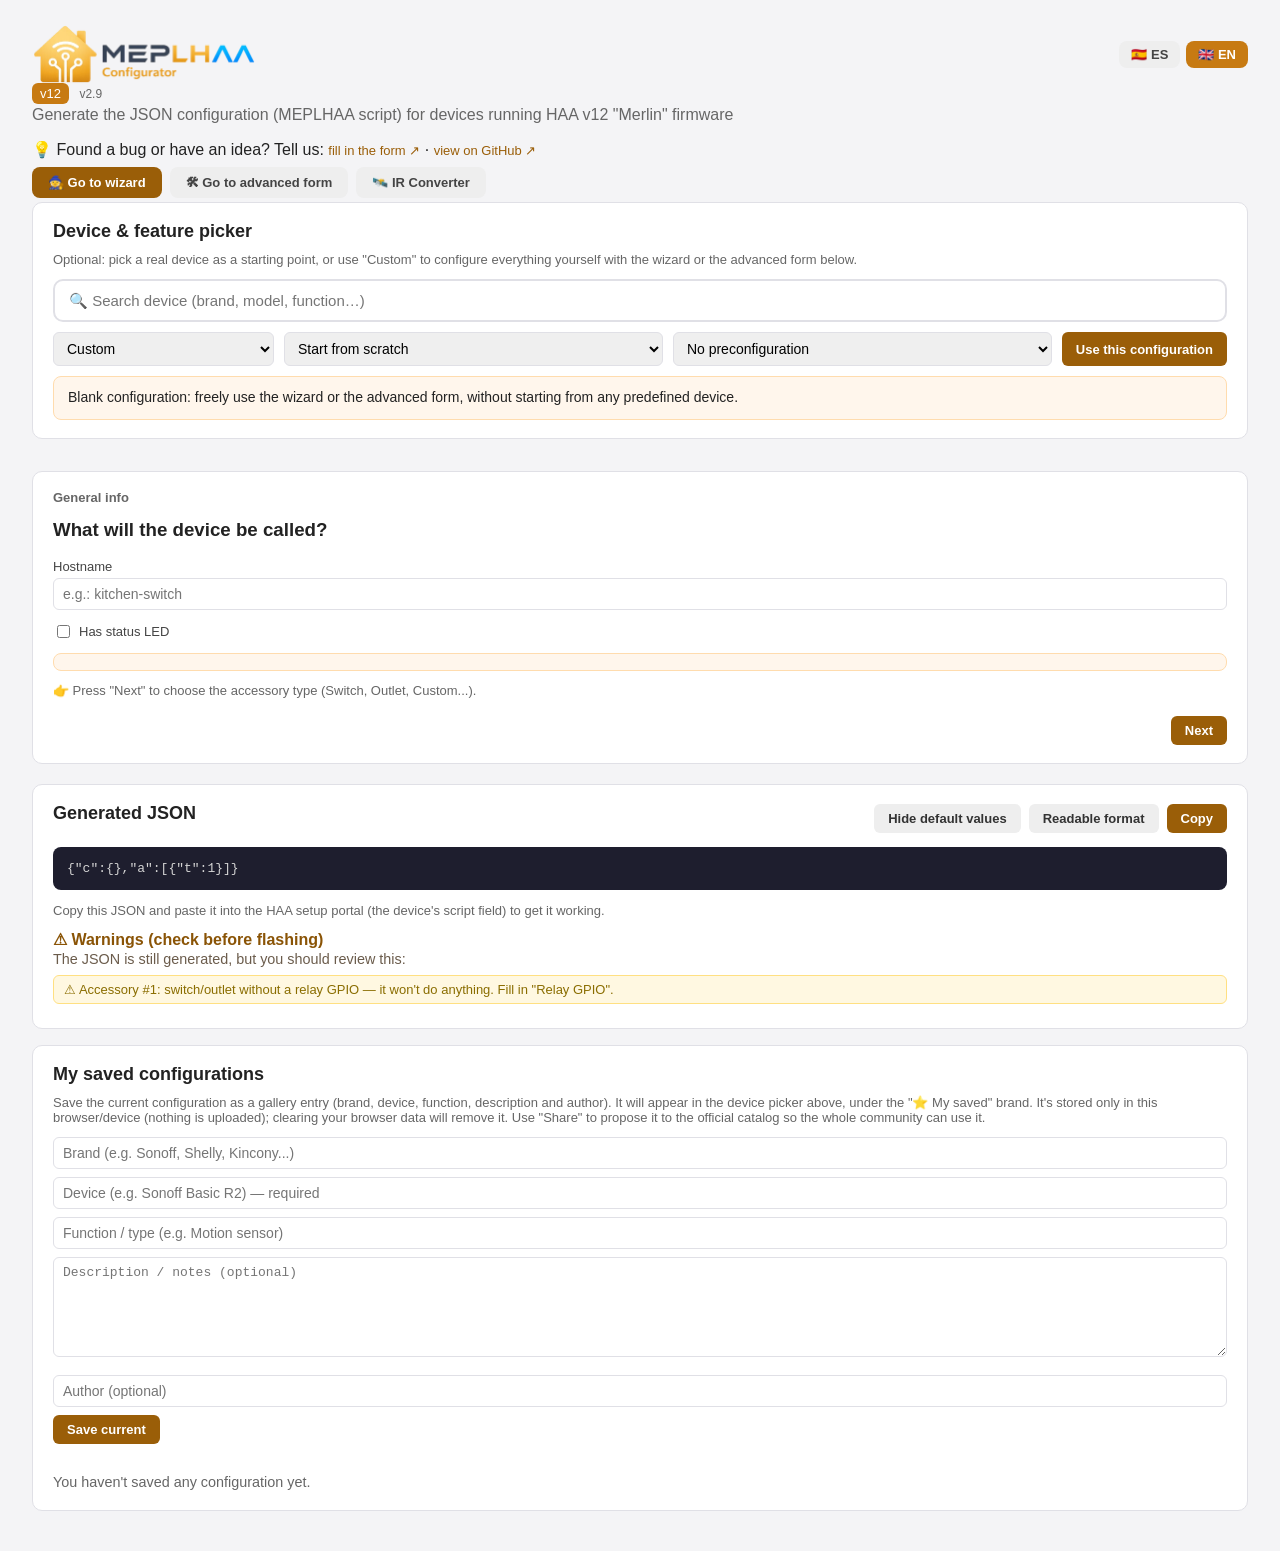
<file: index.html>
<!DOCTYPE html>
<html lang="es">
<head>
<meta charset="UTF-8">
<meta name="viewport" content="width=device-width, initial-scale=1.0">
<!-- Content-Security-Policy: defensa en profundidad. Solo se permite código y
     conexiones de esta web y de la analítica (goatcounter). Sin scripts inline
     (todos los manejadores van en app.js). Se permite estilo inline por los
     muchos style="..." del maquetado; e imágenes propias + data: (logos SVG). -->
<meta http-equiv="Content-Security-Policy" content="default-src 'self'; script-src 'self' https://gc.zgo.at; connect-src 'self' https://meplhaa.goatcounter.com; img-src 'self' data: https://meplhaa.goatcounter.com; style-src 'self' 'unsafe-inline'; frame-src 'self'; object-src 'none'; base-uri 'none'; form-action 'none'">
<!-- Anti-caché: fuerza al navegador a revalidar el index (los .js/.css se
     versionan con ?v=N). Evita quedarse con una versión antigua tras actualizar. -->
<meta http-equiv="Cache-Control" content="no-cache, no-store, must-revalidate">
<meta http-equiv="Pragma" content="no-cache">
<meta http-equiv="Expires" content="0">
<title>Configurador MEPLHAA</title>
<link rel="icon" type="image/svg+xml" href="favicon.svg?v=3">
<link rel="stylesheet" href="style.css?v=32">
</head>
<body>
<header>
  <div class="header-row">
    <div class="title-group">
      <img src="logo-meplhaa-gold.webp?v=1" width="900" height="241" alt="MEPLHAA Configurator" class="app-logo-full">
      <h1 data-i18n="appTitle" class="sr-only">Configurador MEPLHAA</h1>
    </div>
    <div class="lang-toggle">
      <button id="lang-es" class="lang-btn" aria-pressed="false">🇪🇸 ES</button>
      <button id="lang-en" class="lang-btn" aria-pressed="false">🇬🇧 EN</button>
    </div>
  </div>
  <span class="badge">v12</span>
  <span class="app-version-badge">v2.9</span>
  <p class="subtitle" data-i18n="appSubtitle">Genera la configuración JSON (script MEPLHAA) para dispositivos con firmware HAA v12 "Merlin"</p>
  <p class="github-link">💡 <span data-i18n="feedbackIntro">Sugerencias y errores:</span> <a href="https://docs.google.com/forms/d/e/1FAIpQLSfO5kJFTOnqMvyDNCk1mXBWeOM2BfvpMesBLq3p9S3YpGg-xA/viewform" target="_blank" rel="noopener"><span data-i18n="feedbackForm">rellenar formulario</span> ↗</a> · <a href="https://github.com/haaconfig/meplhaa-configurator" target="_blank" rel="noopener"><span data-i18n="feedbackGithub">ver en GitHub</span> ↗</a></p>
</header>

<div class="mode-toggle">
  <button id="mode-wizard" class="mode-btn" aria-pressed="false" data-i18n="modeWizard">🧙 Ir al asistente</button>
  <button id="mode-advanced" class="mode-btn" aria-pressed="false" data-i18n="modeAdvanced">🛠 Ir al formulario avanzado</button>
  <button id="mode-ir" class="mode-btn" aria-pressed="false" data-i18n="modeIr">🛰️ Conversor IR</button>
</div>

<div class="device-picker card">
  <h2 data-i18n="devicePickerTitle">Selector de dispositivos y funciones</h2>
  <p class="hint" data-i18n="devicePickerHint">Elige el fabricante, el modelo y el ejemplo/función concreta, y pulsa "Usar esta configuración" para cargarla en el formulario.</p>
  <div class="device-search-wrap">
    <input type="text" id="device-search" autocomplete="off" data-i18n-placeholder="deviceSearchPlaceholder" data-i18n-aria="searchAria" aria-label="Buscar dispositivo" placeholder="🔍 Buscar dispositivo (marca, modelo, función…)">
    <button type="button" id="device-search-clear" class="device-search-clear" data-i18n-aria="clearSearchAria" aria-label="Limpiar búsqueda" hidden>✕</button>
    <div id="device-search-results" class="device-search-results" hidden></div>
  </div>
  <div class="device-picker-row">
    <select id="device-category"></select>
    <select id="device-model"></select>
    <select id="device-example"></select>
    <button class="btn-primary" id="btn-use-device" data-i18n="useDeviceBtn">Usar esta configuración</button>
    <button class="btn-secondary" id="btn-adapt-device" style="display:none" data-i18n="adaptDeviceBtn" data-i18n-title="adaptDeviceHint" title="Tras pegar tu JSON: adapta los GPIOs de tu config a este dispositivo (sin reemplazarla).">Adaptar mis GPIOs a este</button>
  </div>
  <div id="device-description" class="device-description-box"></div>
</div>

<div class="card" id="device-gpio-card" style="display:none">
  <h2 data-i18n="deviceGpioTitle">📟 GPIOs de este dispositivo</h2>
  <div id="device-gpio-body"></div>
</div>

<div class="card" id="gpio-remap-card" style="display:none">
  <h2 data-i18n="gpioRemapTitle">🔀 Adaptar GPIOs al dispositivo</h2>
  <div id="gpio-remap-body"></div>
</div>

<main class="layout">
  <section class="panel form-panel">

    <div id="wizard-panel" class="card">
      <div class="wizard-progress" id="wizard-progress"></div>
      <div id="wizard-step-content"></div>
      <div class="wizard-nav" id="wizard-nav">
        <button id="wizard-back" class="btn-secondary" data-i18n="backBtn">Atrás</button>
        <button id="wizard-next" class="btn-primary" data-i18n="nextBtn">Siguiente</button>
      </div>
    </div>

    <div id="advanced-form">

    <div class="card">
      <h2 data-i18n="generalConfigTitle">Configuración General</h2>
      <div id="device-hint-box" class="device-hint-box"></div>
      <div class="grid2">
        <label data-i18n="hostnameLabel">Nombre de host (hostname)
          <input type="text" id="gen-hostname" data-i18n-placeholder="hostnamePlaceholder" placeholder="ej: cocina-interruptor">
        </label>
        <label data-i18n="logTypeLabel">Tipo de salida de log
          <select id="gen-log">
            <option value="0" data-i18n="logOff">Desactivado</option>
            <option value="1">UART0</option>
            <option value="2">UART1</option>
            <option value="3">UART2 (ESP32)</option>
            <option value="4">Network</option>
            <option value="5">UART0 + Network</option>
            <option value="6">UART1 + Network</option>
            <option value="7">UART2 + Network (ESP32)</option>
            <option value="8">Network + buffer</option>
            <option value="9">UART0 + Network + buffer</option>
            <option value="10">UART1 + Network + buffer</option>
            <option value="11">UART2 + Network + buffer (ESP32)</option>
          </select>
        </label>
        <label data-i18n="ledGpioLabel">GPIO del LED de estado
          <input type="number" id="gen-led-gpio" data-i18n-placeholder="ledGpioPlaceholder" placeholder="ej: 13">
        </label>
        <label class="checkbox-label"><input type="checkbox" id="gen-led-invert" checked> <span data-i18n="ledInvertLabel">Invertir señal del LED</span></label>
        <label data-i18n="setupButtonsLabel">Botón(es) de modo configuración (GPIO:tipo, coma) <span class="hint">ej: 0:5</span>
          <input type="text" id="gen-setup-buttons" data-i18n-placeholder="setupButtonsPlaceholder" placeholder="ej: 0:5">
        </label>
      </div>
      <label style="margin-top:10px" data-i18n="rawExtraGeneralLabel">JSON avanzado general (I2C "ic", expansores "mc", UART "r", horarios "tt", acciones de sistema...)
        <textarea id="gen-raw-extra" placeholder='{"r":[{"n":10,"g":[6,7],"s":9600}]}'></textarea>
      </label>
    </div>

    <div class="card">
      <div class="card-header">
        <h2 data-i18n="ioTitle">GPIOs ("io")</h2>
        <button class="btn-secondary" id="btn-add-io" data-i18n="addIoBtn">+ Añadir grupo GPIO</button>
      </div>
      <p class="hint" data-i18n="ioHint">Desde HAA v12 Merlin, cada GPIO usado debe declararse aquí primero (modo, pull-up, valor inicial...). Los accesorios luego referencian estos GPIOs.</p>
      <div id="io-list"></div>
    </div>

    <div class="card">
      <div class="card-header">
        <h2 data-i18n="accessoriesTitle">Accesorios</h2>
        <button class="btn-secondary" id="btn-add-accessory" data-i18n="addAccessoryBtn">+ Añadir accesorio</button>
      </div>
      <div id="accessory-list"></div>
    </div>

    </div>

  </section>

  <section class="panel json-panel">
    <div class="card">
      <div class="card-header">
        <h2 data-i18n="jsonOutputTitle">JSON generado</h2>
        <div class="btn-row">
          <button class="btn-secondary" id="btn-simplify" data-i18n="hideDefaultsBtn">Ocultar valores por defecto</button>
          <button class="btn-secondary" id="btn-oneline" data-i18n="oneLineBtn">Una sola línea</button>
          <button class="btn-primary" id="btn-copy" data-i18n="copyBtn">Copiar</button>
        </div>
      </div>
      <pre id="json-output" class="json-output"></pre>
      <p class="hint install-hint" data-i18n="wizInstallHint">Copia este JSON y pégalo en el portal de configuración de HAA (el campo del script del dispositivo) para dejarlo funcionando.</p>
      <div id="warnings" class="warnings"></div>
    </div>

    <div class="card">
      <h2 data-i18n="savedTitle">Mis configuraciones guardadas</h2>
      <p class="hint" data-i18n="savedHint">Guarda la configuración actual con un nombre en este navegador y recupérala cuando quieras. Se guarda solo en tu dispositivo (no se sube a ningún sitio); si borras los datos del navegador, se pierde.</p>
      <div class="saved-form">
        <input type="text" id="saved-marca" list="saved-marca-list" data-i18n-placeholder="savedMarcaPlaceholder" placeholder="Marca (ej: Sonoff, Shelly, Kincony...)" />
        <datalist id="saved-marca-list"></datalist>
        <input type="text" id="saved-dispositivo" list="saved-dispositivo-list" data-i18n-placeholder="savedDispositivoPlaceholder" placeholder="Dispositivo (ej: Sonoff Basic R2)" />
        <datalist id="saved-dispositivo-list"></datalist>
        <input type="text" id="saved-funcion" data-i18n-placeholder="savedFuncionPlaceholder" placeholder="Función / tipo (ej: Sensor de movimiento)" />
        <textarea id="saved-descripcion" rows="2" data-i18n-placeholder="savedDescripcionPlaceholder" placeholder="Descripción (opcional)"></textarea>
        <input type="text" id="saved-autor" data-i18n-placeholder="savedAutorPlaceholder" placeholder="Autor (opcional)" />
        <button class="btn-primary" id="btn-save-config" data-i18n="savedSaveBtn">Guardar la actual</button>
      </div>
      <div id="saved-pending-note" class="saved-pending-note hidden"></div>
      <div id="saved-status"></div>
      <ul id="saved-list" class="saved-list"></ul>
    </div>

    <div class="card adv-only">
      <h2 data-i18n="pasteJsonTitle">Pegar JSON existente</h2>
      <p class="hint" data-i18n="pasteJsonHint">Pega aquí una configuración MEPLHAA y pulsa "Cargar" para rellenar el formulario con sus valores.</p>
      <textarea id="json-input" placeholder='{"c":{"io":[[[12,13],2]]},"a":[{"t":1}]}'></textarea>
      <div class="json-input-actions">
        <button class="btn-primary" id="btn-load-json" data-i18n="loadJsonBtn">Cargar en el formulario</button>
        <button class="btn-secondary" id="btn-clear-json" data-i18n="loadJsonClearBtn">Limpiar</button>
      </div>
      <div id="load-status"></div>
      <div id="json-repair-box" class="json-repair-box hidden"></div>
    </div>

    <div class="card adv-only">
      <h2 data-i18n="convertTitle">Convertidor de MEPLHAA antigua (v11) → v12</h2>
      <p class="hint" data-i18n="convertHint">Pega una configuración antigua (formato v11 "Peregrine", con GPIOs como objetos {"g":..} y sin "io" central) y conviértela al formato v12 "Merlin" (acciones en array + "io" reconstruido).</p>
      <textarea id="convert-input" placeholder='{"c":{"l":13,"b":[{"g":0,"t":5}]},"a":[{"0":{"r":[{"g":12}]},"1":{"r":[{"g":12,"v":1}]}}]}'></textarea>
      <div class="btn-row">
        <button class="btn-primary" id="btn-convert" data-i18n="convertBtn">Convertir a v12</button>
        <button class="btn-secondary" id="btn-convert-load" data-i18n="convertLoadBtn">Cargar resultado en el formulario</button>
        <button class="btn-secondary" id="btn-convert-copy" data-i18n="convertCopyBtn">Copiar resultado</button>
      </div>
      <div id="convert-status"></div>
      <pre id="convert-output" class="json-output"></pre>
      <p class="hint" data-i18n="convertNote">Nota: los botones se declaran como entrada simple (modo 6). Algunos botones físicos necesitan pull-up (6,1); revísalo en el "io" si tu botón no responde. Verifica siempre el resultado antes de usarlo en tu dispositivo.</p>
    </div>
  </section>
</main>

<section id="ir-panel" class="hidden">
  <p class="hint" data-i18n="irPanelHint" style="margin:0 0 8px">Convierte una captura IR (timings en crudo o Pronto hex) en el protocolo y comando de HAA, para pegarlos en un accesorio por infrarrojos. Herramienta oficial de RavenSystem/GarzaCon (Apache 2.0), integrada sin modificar.</p>
  <iframe id="ir-frame" data-src="ir/index.html?v=2" title="HAA IR Toolkit" loading="lazy"></iframe>
</section>

<script src="blakref.js?v=7"></script>
<script src="devices.js?v=53"></script>
<script src="typeInfo.js?v=8"></script>
<script src="i18n.js?v=27"></script>
<script src="app.js?v=68"></script>
<script data-goatcounter="https://meplhaa.goatcounter.com/count" async src="https://gc.zgo.at/count.js"></script>
</body>
</html>
</file>
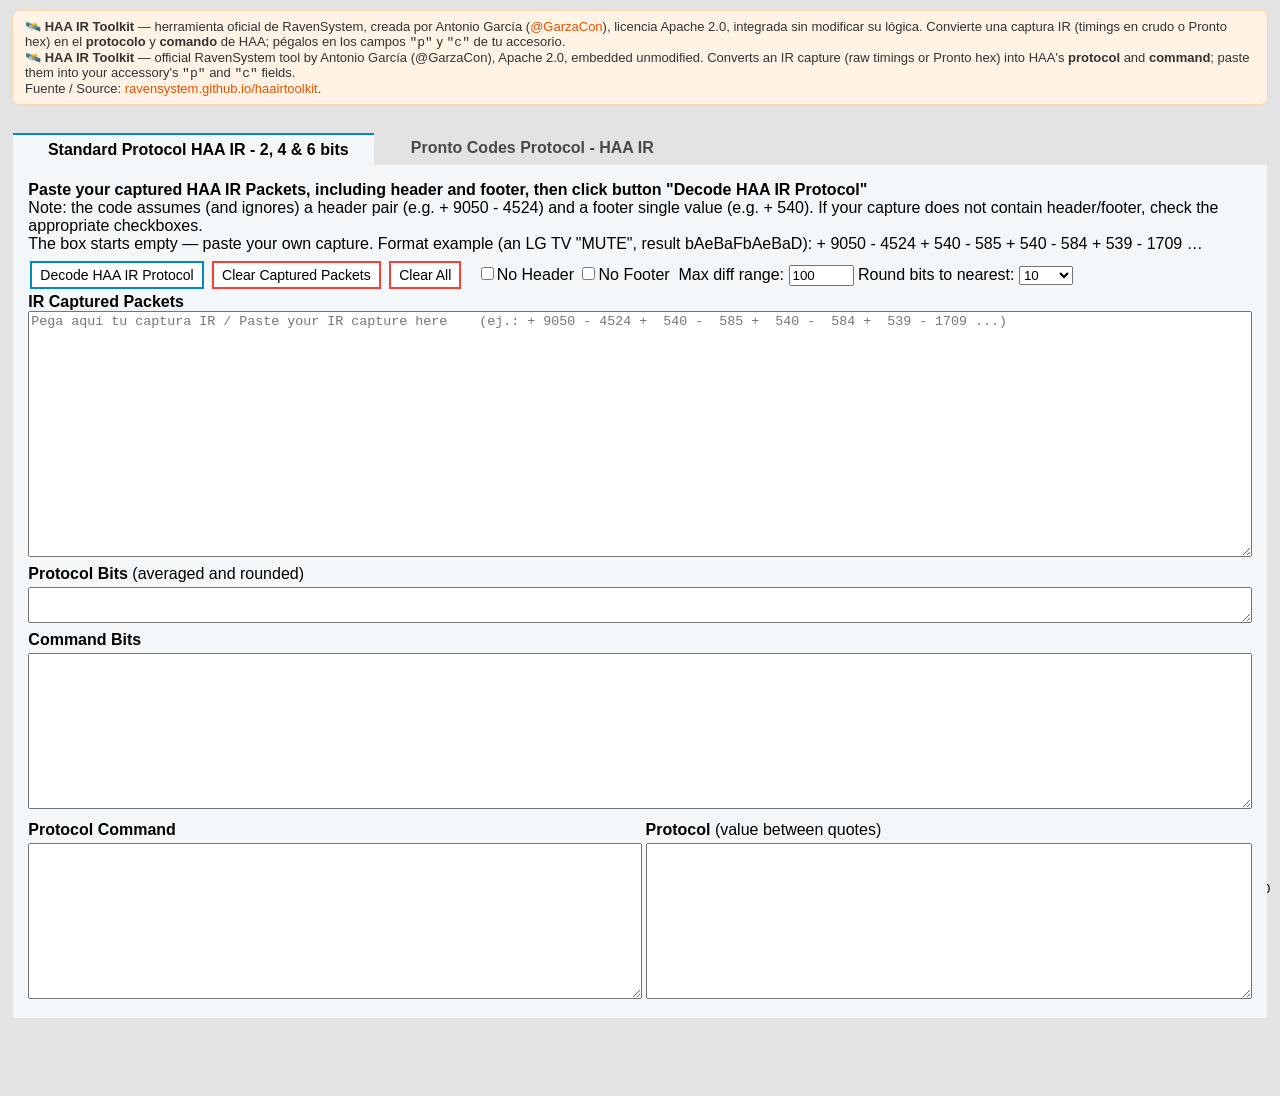
<file: ir/index.html>
<!DOCTYPE html>
<html lang="en">
<head>
    <meta charset="UTF-8">
    <meta name="viewport" content="width=device-width, initial-scale=1.0">
    <title>HAA IR Toolkit</title>
    <meta name="author" content="Copyright 2020 Antonio García (@GarzaCon)">
    <link rel="stylesheet" type="text/css" href="haairtoolkit.css"/>
    <!-- jQuery servido en local (no hotlink) -->
    <script src="jquery-3.5.1.min.js"></script>
    <script src="haairtoolkit.js"></script>
    <script src="haairtoolkit-jq.js"></script>
    <style>
        body { font-family: -apple-system, "Segoe UI", Roboto, Arial, sans-serif; }
        .haa-credit {
            margin: 10px 12px;
            padding: 8px 12px;
            border: 1px solid #ffd7ab;
            background: #fff3e6;
            border-radius: 8px;
            font-size: 13px;
            color: #333;
        }
        .haa-credit a { color: #e65100; }
    </style>
</head>
<body>
    <div class="haa-credit">
        🛰️ <b>HAA IR Toolkit</b> — herramienta oficial de RavenSystem, creada por
        Antonio García (<a href="https://github.com/GarzaCon/HAA-IR-Toolkit" target="_blank" rel="noopener">@GarzaCon</a>),
        licencia Apache 2.0, integrada sin modificar su lógica. Convierte una captura IR
        (timings en crudo o Pronto hex) en el <b>protocolo</b> y <b>comando</b> de HAA;
        pégalos en los campos <code>"p"</code> y <code>"c"</code> de tu accesorio.
        <br>🛰️ <b>HAA IR Toolkit</b> — official RavenSystem tool by Antonio García
        (@GarzaCon), Apache 2.0, embedded unmodified. Converts an IR capture (raw timings
        or Pronto hex) into HAA's <b>protocol</b> and <b>command</b>; paste them into your
        accessory's <code>"p"</code> and <code>"c"</code> fields.
        <br>Fuente / Source: <a href="https://ravensystem.github.io/haairtoolkit/" target="_blank" rel="noopener">ravensystem.github.io/haairtoolkit</a>.
    </div>
    <div class="container">
        <div class="wrapper">
            <div class="cctabs">
                <input checked id="one" name="tabs" type="radio">
                <label for="one"><i class="fa fa-pencil-square-o"></i>Standard Protocol HAA IR - 2, 4 &amp; 6 bits</label>
                <input id="three" name="tabs" type="radio">
                <label for="three"><i class="fa fa-plus-square"></i>Pronto Codes Protocol - HAA IR</label>
                <div class="panels">
                    <div class="panel">
                        <table id="table1" width="100%">
                            <tr>
                                <td>
                                    <b>Paste your captured HAA IR Packets, including header and footer,
                                        then click button "Decode HAA IR Protocol"</b>
                                    <br/>Note: the code assumes (and ignores) a header pair (e.g. + 9050 - 4524) and a
                                    footer single value (e.g. + 540). If your capture does not contain header/footer,
                                    check the appropriate checkboxes.
                                    <br/>The box starts empty — paste your own capture. Format example (an LG TV "MUTE", result bAeBaFbAeBaD): + 9050 - 4524 + 540 - 585 + 540 - 584 + 539 - 1709 …
                                </td>
                            </tr>
                            <tr>
                                <td>
                                    <button class="button buttonBlue"
                                            onclick="javascript:getIRProtocol_Standard_N_Bits(this);"> Decode HAA IR
                                        Protocol
                                    </button>
                                    <button id="clearPackets" class="button buttonRed"> Clear Captured Packets</button>
                                    <button id="clearAll" class="button buttonRed"> Clear All</button>
                                    &nbsp;
                                    <input type="checkbox" id="noheader" value="noheader"
                                           title="Check if your IR capture does not have a header pair"/>No Header
                                    <input type="checkbox" id="nofooter" value="nofooter"
                                           title="Check if your IR capture does not have a footer"/>No Footer
                                    &nbsp;Max diff range:
                                    <input class="" type="text" id="maxDifStandard" size="6" value="100"
                                           title="IR packets are grouped based on this range. E.g. 449 and 397 below have a difference of 82, and will be grouped together if 100 range is entered"/>
                                    Round bits to nearest:
                                    <select id="roundingStandard">
                                        <option value="1">None</option>
                                        <option value="5">5</option>
                                        <option value="10" selected>10</option>
                                        <option value="20">20</option>
                                        <option value="30">30</option>
                                        <option value="40">40</option>
                                        <option value="50">50</option>
                                        <option value="100">100</option>
                                        <option value="250">250</option>
                                        <option value="500">500</option>
                                    </select>

                                    <br/>
                                    <b>IR Captured Packets</b>
                                    <textarea id="inputIR" cols="150" rows="16" placeholder="Pega aquí tu captura IR / Paste your IR capture here    (ej.: + 9050 - 4524 +  540 -  585 +  540 -  584 +  539 - 1709 ...)"></textarea>
                                </td>
                            </tr>
                            <tr>
                                <td>
                                    <b>Protocol Bits</b> (averaged and rounded)
                                </td>
                            </tr>
                            <tr>
                                <td><textarea id="protocolBits" cols="150" rows="2"></textarea></td>
                            </tr>
                            <tr>
                                <td>
                                    <b>Command Bits</b>
                                </td>
                            </tr>
                            <tr>
                                <td><textarea id="standardBitsString" cols="150" rows="10"></textarea></td>
                            </tr>
                            <tr>
                                <table>
                                    <tr>
                                        <td>
                                            <b>Protocol Command</b>
                                        </td>
                                        <td>
                                            <b>Protocol</b> (value between quotes)
                                        </td>
                                    </tr>

                                    <tr>
                                        <td>
                                            <textarea id="outputProtocolCommand" cols="150" rows="10"></textarea>
                                        </td>
                                        <td>
                                            <textarea id="outputProtocol" cols="150" rows="10"></textarea>
                                        </td>
                                    </tr>
                                </table>
                            </tr>
                        </table>
                    </div>

                    <div class="panel">
                        <table id="table1" width="100%">
                            <tr>
                                <td>
                                    <b>Paste your Hex Pronto code and click "Decode HAA IR Protocol"</b> - Tested on Samsung
                                    IR Pronto codes
                                </td>
                            </tr>
                            <tr>
                                <td>
                                    <button id="decodePronto" class="button buttonBlue"> Decode HAA IR Protocol</button>
                                    <button id="clearPacketsPronto" class="button buttonRed"> Clear Captured Packets
                                    </button>
                                    <button id="clearAllPronto" class="button buttonRed"> Clear All</button>
                                    # Header Pairs to Ignore: <input class="" type="text" id="numHeadersToIgnore" size="6"
                                                                     value="3"/>
                                    # Footer Pairs to Ignore: <input class="" type="text" id="numFootersToIgnore" size="6"
                                                                     value="1"/>
                                    <br/>
                                    <b>IR Captured Packets</b>

                                    <textarea id="inputIRPronto" cols="150" rows="16" placeholder="Pega aquí tu código Pronto hex / Paste your Pronto hex code here    (ej.: 0000 006D 0000 0022 00AC 00AC 0015 0040 ...)"></textarea>
                                </td>
                            </tr>
                            <tr>
                                <td>
                                    <b>Packets To Process</b>
                                </td>
                            </tr>
                            <tr>
                                <td><textarea id="preprocessOutputPronto" cols="150" rows="10"></textarea></td>
                            </tr>

                            <tr>
                                <td>
                                    <b>Result Bits</b>
                                </td>
                            </tr>
                            <tr>
                                <td><textarea id="resultBitsPronto" cols="150" rows="10"></textarea></td>
                            </tr>
                            <tr>
                                <td><b>Result Protocol Command</b>
                                    &nbsp;&nbsp;
                                    <button id="clearRawPronto" class="button buttonRed"> Clear</button>
                                </td>
                            </tr>
                            <tr>
                                <td><textarea id="resultProtocolPronto" cols="150" rows="10"></textarea></td>
                            </tr>
                        </table>
                    </div>
                </div> <!-- panels -->
            </div> <!-- cctabs -->
        </div> <!-- wrapper -->
    </div>  <!-- container -->
    <div class="footer">
        &copy; Copyright 2020 Antonio Garcia (@GarzaCon) — Apache 2.0
    </div>
</body>
</html>
</file>
<file: style.css>
:root {
  /* Paleta dorada (tonos oro iOS 27). "purple" es histórico: es el color de acento. */
  --purple: #C77A12;      /* oro ámbar — fondo de botones/acento (contraste ~ con blanco como el naranja anterior) */
  --purple-dark: #9A5E08; /* oro oscuro — texto/enlaces/hover sobre blanco (AA) */
  --bg: #f4f4f6;
  --card-bg: #ffffff;
  --border: #e0e0e6;
  --text: #222;
  --hint: #666;
  --danger: #c0392b;
  --danger-bg: #fdecea;
}

* { box-sizing: border-box; }

body {
  margin: 0;
  font-family: -apple-system, "Segoe UI", Roboto, Arial, sans-serif;
  background: var(--bg);
  color: var(--text);
}

header {
  padding: 24px 32px 8px;
}

header h1 {
  margin: 0;
  font-size: 28px;
}

.header-row {
  display: flex;
  justify-content: space-between;
  align-items: center;
  gap: 12px;
}

.lang-toggle {
  display: flex;
  gap: 6px;
}

.lang-btn {
  background: #eee;
  color: #444;
  padding: 6px 12px;
  border-radius: 8px;
  font-size: 13px;
}

.lang-btn.active {
  background: var(--purple);
  color: white;
}

.badge {
  font-size: 13px;
  background: var(--purple);
  color: white;
  padding: 3px 8px;
  border-radius: 6px;
  vertical-align: middle;
}

.app-version-badge {
  font-size: 12px;
  color: var(--hint);
  margin-left: 6px;
  vertical-align: middle;
}

.github-link {
  margin: 6px 0 0;
}

.github-link a {
  font-size: 13px;
  color: var(--purple-dark);
  text-decoration: none;
}

.github-link a:hover {
  text-decoration: underline;
}

.subtitle {
  color: var(--hint);
  margin-top: 4px;
}

.layout {
  display: grid;
  grid-template-columns: 1fr;
  gap: 20px;
  padding: 16px 32px 40px;
  align-items: start;
}

.panel { display: flex; flex-direction: column; gap: 16px; }

.card {
  background: var(--card-bg);
  border: 1px solid var(--border);
  border-radius: 10px;
  padding: 18px 20px;
}

.device-description-box {
  margin-top: 10px;
}

.device-description-box:empty { margin-top: 0; }

.device-description-box p {
  color: var(--text);
  font-size: 14px;
  line-height: 1.55;
  margin: 0 0 10px;
  background: #fff6ec;
  border: 1px solid #ffdcae;
  border-radius: 8px;
  padding: 10px 14px;
}

.device-description-box p:last-child { margin-bottom: 0; }

.card h2 {
  margin: 0 0 10px;
  font-size: 18px;
}

.card-header {
  display: flex;
  justify-content: space-between;
  align-items: center;
  margin-bottom: 8px;
}

.hint {
  color: var(--hint);
  font-size: 13px;
  margin: 4px 0 12px;
}

.grid2 {
  display: grid;
  grid-template-columns: 1fr 1fr;
  gap: 12px;
}

label {
  display: flex;
  flex-direction: column;
  font-size: 13px;
  gap: 4px;
  color: #444;
}

.checkbox-label {
  flex-direction: row;
  align-items: center;
  gap: 6px;
}

input[type=text], input[type=number], select, textarea {
  padding: 7px 9px;
  border: 1px solid var(--border);
  border-radius: 6px;
  font-size: 14px;
  font-family: inherit;
}

textarea {
  width: 100%;
  min-height: 100px;
  margin-bottom: 10px;
  font-family: "Consolas", monospace;
  font-size: 13px;
}

button {
  cursor: pointer;
  border: none;
  border-radius: 6px;
  padding: 7px 14px;
  font-size: 13px;
  font-weight: 600;
}

.btn-primary {
  background: var(--purple-dark); /* oro oscuro: blanco encima da ~5.3:1 (WCAG AA) */
  color: white;
}
.btn-primary:hover { background: #7a4a05; }

.btn-secondary {
  background: #eee;
  color: #333;
}
.btn-secondary:hover { background: #ddd; }

.btn-row { display: flex; gap: 8px; }

.io-group, .accessory-item {
  border: 1px solid var(--border);
  border-radius: 8px;
  padding: 12px;
  margin-bottom: 10px;
  background: #fafafa;
}

.accessory-heading {
  margin: 0 0 10px;
  font-size: 14px;
  font-weight: 700;
  color: var(--purple-dark);
}

.io-group-row, .accessory-row {
  display: grid;
  grid-template-columns: repeat(auto-fit, minmax(120px, 1fr));
  gap: 10px;
  align-items: end;
}

.io-role-tag {
  display: inline-block;
  background: #8A5406; /* oro oscuro: contraste AA con texto blanco (~6:1) */
  color: #fff;
  font-size: 11px;
  font-weight: 700;
  padding: 1px 7px;
  border-radius: 10px;
  vertical-align: middle;
  margin-left: 4px;
}

.remove-btn {
  background: var(--danger-bg);
  color: var(--danger);
  align-self: start;
}

.json-output {
  background: #1e1e2e;
  color: #d4d4d4;
  padding: 14px;
  border-radius: 8px;
  font-size: 13px;
  max-height: 420px;
  overflow: auto;
  white-space: pre-wrap;
  word-break: break-word;
}

.warnings {
  margin-top: 10px;
}

.warnings-head { font-weight: 800; color: #8a5406; margin: 4px 0 2px; }
.warnings-intro { color: #6b5c4c; font-size: 0.9em; margin-bottom: 8px; }
.warning-item {
  background: #fff8e1;
  color: #8a6d00;
  border: 1px solid #ffe082;
  border-radius: 6px;
  padding: 6px 10px;
  font-size: 13px;
  margin-bottom: 6px;
}

.json-input-actions {
  display: flex;
  gap: 8px;
  flex-wrap: wrap;
  align-items: center;
}

#load-status {
  font-size: 13px;
  margin-top: 6px;
  overflow-wrap: anywhere;
}

#load-status.ok { color: #2e7d32; }
#load-status.error { color: var(--danger); }
#load-status.error { font-family: ui-monospace, "Cascadia Code", Consolas, monospace; }
#load-status.warn { color: #9a6700; font-weight: 600; }

.json-repair-box {
  margin-top: 10px;
  background: #fff6ec;
  border: 1px solid #ffdcae;
  border-radius: 8px;
  padding: 10px 12px;
}

.json-repair-box.hidden { display: none; }

.json-repair-box pre {
  max-height: 220px;
  overflow: auto;
  font-size: 12px;
}

.mode-toggle {
  display: flex;
  gap: 8px;
  padding: 0 32px;
  margin-bottom: 4px;
}

.mode-btn {
  background: #eee;
  color: #444;
  padding: 8px 16px;
  border-radius: 8px;
  font-weight: 600;
}

.mode-btn.active {
  background: var(--purple-dark); /* oro oscuro: blanco encima cumple AA */
  color: white;
  font-weight: 800; /* refuerzo no cromático del estado activo (accesibilidad) */
}

#wizard-panel.hidden, #advanced-form.hidden {
  display: none;
}

/* Utilidad genérica para ocultar (modo IR, etc.) */
.hidden { display: none !important; }

/* Conversor IR (tercer modo): iframe con la herramienta oficial aislada */
#ir-panel {
  margin: 0 32px 16px;
}
#ir-panel iframe {
  width: 100%;
  height: 82vh;
  border: 1px solid var(--border);
  border-radius: 10px;
  background: #fff;
}
@media (max-width: 720px) {
  #ir-panel { margin: 0 12px 14px; }
  #ir-panel iframe { height: 88vh; }
}

.wizard-progress {
  font-size: 13px;
  color: var(--hint);
  margin-bottom: 14px;
  font-weight: 600;
}

#wizard-step-content h3 {
  margin-top: 0;
}

#wizard-step-content label {
  margin-bottom: 12px;
}

.wizard-nav {
  display: flex;
  justify-content: space-between;
  margin-top: 18px;
}

.choice-cards {
  display: flex;
  gap: 10px;
  flex-wrap: wrap;
  margin-bottom: 10px;
}

.choice-card {
  background: #f0f0f4;
  border: 2px solid var(--border);
  border-radius: 10px;
  padding: 16px 20px;
  font-size: 14px;
  font-weight: 600;
  color: #333;
  flex: 1;
  min-width: 140px;
}

.choice-card:hover { border-color: var(--purple); }

.choice-card.selected {
  border-color: var(--purple);
  background: #fff3e6;
  color: var(--purple-dark);
}

.wizard-summary-box {
  background: #f0f0f4;
  border-radius: 8px;
  padding: 12px 14px;
  font-size: 14px;
  margin: 10px 0;
}

.wizard-actions {
  display: flex;
  gap: 10px;
  margin-top: 16px;
  flex-wrap: wrap;
}

.device-picker {
  margin: 0 32px 16px;
}

.device-picker-row {
  display: grid;
  grid-template-columns: 0.7fr 1.2fr 1.2fr auto;
  gap: 10px;
  margin: 10px 0;
  align-items: stretch;
}

.device-picker-row select,
.device-picker-row button {
  width: 100%;
  min-width: 0;
}

@media (max-width: 720px) {
  .device-picker-row {
    grid-template-columns: 1fr;
  }
}

/* Buscador de dispositivos */
.device-search-wrap {
  position: relative;
  margin: 10px 0 4px;
}
#device-search {
  width: 100%;
  padding: 11px 38px 11px 14px;
  border: 2px solid var(--border);
  border-radius: 10px;
  font-size: 15px;
  background: var(--card-bg);
  color: var(--text);
}
#device-search:focus {
  outline: none;
  border-color: var(--purple);
  box-shadow: 0 0 0 3px rgba(199, 122, 18, 0.35); /* foco visible (accesibilidad) */
}
.device-search-clear {
  position: absolute;
  right: 8px;
  top: 50%;
  transform: translateY(-50%);
  border: none;
  background: transparent;
  color: var(--hint);
  font-size: 16px;
  cursor: pointer;
  padding: 4px 8px;
  line-height: 1;
}
.device-search-clear:hover { color: var(--danger); }
.device-search-results {
  position: absolute;
  z-index: 30;
  left: 0;
  right: 0;
  top: calc(100% + 4px);
  max-height: 340px;
  overflow-y: auto;
  background: var(--card-bg);
  border: 1px solid var(--border);
  border-radius: 10px;
  box-shadow: 0 8px 24px rgba(0, 0, 0, 0.14);
}
.dsr-item {
  display: flex;
  align-items: baseline;
  gap: 8px;
  padding: 9px 12px;
  cursor: pointer;
  border-bottom: 1px solid var(--border);
  font-size: 14px;
}
.dsr-item:last-child { border-bottom: none; }
.dsr-item:hover,
.dsr-item.active { background: #fff3e6; }
.dsr-cat {
  flex: 0 0 auto;
  font-size: 11px;
  font-weight: 600;
  color: var(--purple-dark);
  background: #fff3e6;
  border: 1px solid #ffd7ab;
  border-radius: 999px;
  padding: 1px 8px;
}
.dsr-text { color: var(--text); }
.dsr-text b { color: var(--text); }
.dsr-ex { color: var(--hint); }
.dsr-empty,
.dsr-more {
  padding: 10px 12px;
  color: var(--hint);
  font-size: 13px;
}
.dsr-more { border-top: 1px solid var(--border); }

.type-info {
  margin-top: 10px;
  background: #fff6ec;
  border: 1px solid #ffdcae;
  border-radius: 8px;
  padding: 8px 12px;
}

.split-es-box {
  margin-top: 10px;
  background: #fff8e1;
  border: 1px solid #ffe082;
  border-radius: 8px;
  padding: 10px 12px;
}

.split-es-box p {
  margin: 0 0 8px;
}

.type-info summary {
  cursor: pointer;
  font-size: 13px;
  font-weight: 600;
  color: var(--purple-dark);
}

.type-info-table {
  width: 100%;
  border-collapse: collapse;
  margin-top: 8px;
  font-size: 13px;
}

.type-info-table th, .type-info-table td {
  text-align: left;
  padding: 5px 8px;
  border-bottom: 1px solid #f0e4d2;
  vertical-align: top;
}

.type-info-table code {
  background: #eee6fb;
  padding: 1px 5px;
  border-radius: 4px;
  font-size: 12px;
}

.device-hint-box {
  background: #fff6ec;
  border: 1px solid #ffdcae;
  border-radius: 8px;
  padding: 8px 12px;
  margin-bottom: 12px;
}

.device-hint-box .hint { margin: 0; }

.device-hint-box a { color: var(--purple-dark); }

.device-hint-ask-row {
  display: flex;
  gap: 8px;
  flex-wrap: wrap;
  margin-top: 6px;
}

.device-hint-ask-row select { min-width: 140px; }

/* --- Mis configuraciones guardadas (localStorage) --- */
.saved-form { display: flex; flex-direction: column; gap: 8px; margin-bottom: 4px; }
.saved-form input, .saved-form textarea { width: 100%; }
.saved-form button { align-self: flex-start; }
#saved-status { min-height: 1.1em; font-size: 0.9rem; margin: 2px 0 8px; }
#saved-status.ok { color: #2e7d32; }
#saved-status.error { color: var(--danger); }
.saved-list { list-style: none; margin: 0; padding: 0; display: flex; flex-direction: column; gap: 6px; }
.saved-item { display: flex; align-items: center; justify-content: space-between; gap: 10px; padding: 8px 12px; border: 1px solid var(--border); border-radius: 8px; flex-wrap: wrap; }
.saved-item-info { display: flex; flex-direction: column; min-width: 0; flex: 1 1 160px; }
.saved-item-name { font-weight: 600; min-width: 0; overflow: hidden; text-overflow: ellipsis; white-space: nowrap; }
.saved-item-sub { font-size: 0.8rem; color: var(--hint); overflow: hidden; text-overflow: ellipsis; white-space: nowrap; }
.saved-item-actions { display: flex; gap: 6px; flex: none; }
.saved-item-actions button { padding: 4px 10px; font-size: 0.85rem; }
.saved-empty { color: var(--hint); font-size: 0.9rem; padding: 2px 0; list-style: none; }

/* --- Optimización para móvil (la mayoría de visitas son desde iPhone) --- */
@media (max-width: 560px) {
  header { padding: 16px 14px 6px; }
  header h1 { font-size: 22px; }
  .subtitle { font-size: 13px; }

  .layout { padding: 12px 12px 32px; gap: 14px; }
  .mode-toggle { padding: 0 12px; }
  .device-picker { margin: 0 12px 14px; }
  .card { padding: 14px 12px; }

  /* Apilar rejillas de dos columnas y permitir que los campos encojan */
  .grid2 { grid-template-columns: 1fr; }
  .device-picker-row { grid-template-columns: 1fr; }
  .choice-card { min-width: 0; flex-basis: 100%; }
  .device-hint-ask-row select { min-width: 0; flex: 1 1 100%; }
  .device-hint-ask-row .btn-secondary { flex: 1 1 100%; }

  /* Que ningún campo o tabla fuerce scroll lateral */
  input, select, textarea { max-width: 100%; }
  .type-info { overflow-x: auto; }

  /* Red de seguridad: nunca scroll horizontal en el cuerpo */
  html, body { overflow-x: hidden; }
}

/* Guardar: aviso de dispositivo pendiente de validar */
.saved-pending-note { margin: 4px 0 2px; }
.saved-pending-badge {
  display: inline-block;
  margin-left: 8px;
  padding: 1px 7px;
  font-size: 0.75em;
  border-radius: 10px;
  background: #fff3cd;
  color: #8a6d00;
  border: 1px solid #ffe08a;
  white-space: nowrap;
}

/* Asistente: resumen de GPIOs del dispositivo cargado */
.wiz-gpio-summary {
  background: #eef4ff;
  border: 1px solid #cfe0ff;
  border-radius: 8px;
  padding: 8px 12px;
  margin: 6px 0 12px;
}
.wiz-gpio-summary p.hint { margin: 0 0 4px; font-weight: 600; color: #1f4e78; }
.wiz-gpio-summary ul { margin: 0; padding-left: 18px; }
.wiz-gpio-summary li { margin: 2px 0; }
.wiz-gpio-summary code { background: rgba(0,0,0,0.06); padding: 1px 5px; border-radius: 4px; }

/* Logo de la cabecera */
.title-group { display: flex; align-items: center; gap: 10px; }
.app-logo-full { height: 60px; width: auto; max-width: 100%; display: block; }
@media (max-width: 560px) { .app-logo-full { height: 44px; } }
.sr-only { position: absolute; width: 1px; height: 1px; padding: 0; margin: -1px; overflow: hidden; clip: rect(0,0,0,0); white-space: nowrap; border: 0; }

/* Panel de GPIOs del dispositivo (lado derecho) */
.gpio-table { width: 100%; border-collapse: collapse; font-size: 0.9em; }
.gpio-table th, .gpio-table td { padding: 5px 10px; border-bottom: 1px solid var(--border); text-align: left; }
.gpio-table th { color: var(--hint); font-weight: 600; font-size: 0.85em; text-transform: uppercase; letter-spacing: .3px; }
.gpio-table td:first-child { font-family: ui-monospace, Consolas, monospace; color: #444; white-space: nowrap; }
.gpio-table tr:last-child td { border-bottom: 0; }
#device-gpio-card h2 { margin-top: 0; }
#gpio-remap-card h2 { margin-top: 0; }
.remap-table td:nth-child(3) { color: var(--accent, #C77A12); font-weight: 700; text-align: center; width: 1.5em; }
.remap-table td:nth-child(4) { font-family: ui-monospace, Consolas, monospace; white-space: nowrap; }
.remap-nochange { opacity: 0.5; }
.remap-warn { margin-top: 12px; padding: 10px 12px; border-radius: 8px; background: rgba(220, 140, 0, 0.10); border: 1px solid rgba(220, 140, 0, 0.35); font-size: 0.9em; }
.remap-warn ul { margin: 6px 0 0; padding-left: 20px; }
.remap-warn li { margin: 2px 0; }
.device-gpio-layout { display: flex; gap: 20px; align-items: flex-start; flex-wrap: wrap; }
.device-gpio-layout .gpio-table-wrap { flex: 1 1 320px; min-width: 0; }
.device-gpio-layout .device-photo-wrap { flex: 0 0 auto; margin: 0; }
.device-photo-wrap { text-align: center; margin: 0 0 12px; }
.device-photo {
  max-width: 100%;
  max-height: 200px;
  border-radius: 8px;
  background: #fff;
  padding: 6px;
  border: 1px solid var(--border);
}
.device-photo-credit { margin-top: 8px; text-align: right; font-size: 0.85em; }
</file>
<file: ir/haairtoolkit.css>
.button {
  background-color: #4caf50;
  /* Green */
  border: none;
  color: white;
  padding: 4px 8px;
  text-align: center;
  text-decoration: none;
  display: inline-block;
  font-size: 14px;
  margin: 4px 2px;
  transition-duration: 0.4s;
  cursor: pointer;
}

.buttonBlue {
  background-color: white;
  color: black;
  border: 2px solid #008cba;
}

.buttonBlue:hover {
  background-color: #008cba;
  color: white;
}

.buttonGreen {
  background-color: white;
  color: black;
  border: 2px solid #136337;
}

.buttonGreen:hover {
  background-color: #136337;
  color: white;
}

.buttonRed {
  background-color: white;
  color: black;
  border: 2px solid #f44336;
}

.buttonRed:hover {
  background-color: #f44336;
  color: white;
}

textarea {
  width: 100%;
}

@import url(https://fonts.googleapis.com/css?family=Lato:300,400,700);

body {
  background: #e3e3e3;
  color: #000;
  font-weight: 400;
  font-size: 1em;
  font-family: 'Lato', Arial, sans-serif;
  margin:0;
  padding:0;
  padding-bottom:10px;
}
a {
  color: #4f4d4d;
  text-decoration: none;
}

a:hover, a:focus {
  color: #000;
}

*, *:after, *:before { -webkit-box-sizing: border-box; -moz-box-sizing: border-box; box-sizing: border-box; }

a, button {
  outline: none;
}
.clearfix:before,
.clearfix:after {
  content: " ";
  display: table;
}

.clearfix:after {
  clear: both;
}

/* To Navigation Style */
.cctop {
  background:#08cbd2;
  width: 100%;
  text-transform: uppercase;
  font-weight: 700;
  font-size: 0.75em;
  line-height: 3.2;
}

.cctop a {
  display: inline-block;
  padding: 0 1.5em;
  text-decoration: none;
  letter-spacing: 1px;
}

.cctop span.right {
  float: right;
}

.cctop span.right a {
  display: block;
  float: left;
}

/* Header Style */

.ccheader {
  margin: 0 auto;
  padding: 2em;
  text-align: center;
}

.ccheader h1 {
  font-size: 2.625em;
  font-weight: 300;
  line-height: 1.3;
  margin: 0;
}

.ccheader h1 span {
  display: block;
  padding: 0 0 0.6em 0.1em;
  font-size: 60%;
  opacity: 0.7;
}



/* Demo Buttons Style */
.codeconvey-demo {
  padding-top: 1em;
  font-size: 0.8em;
}

.codeconvey-demo a {
  display: inline-block;
  margin: 0.5em;
  padding: 0.7em 1.1em;
  outline: none;
  border: 2px solid #fff;
  color: #fff;
  text-decoration: none;
  text-transform: uppercase;
  letter-spacing: 1px;
  font-weight: 700;
}

.codeconvey-demo a:hover,
.codeconvey-demo a.current-demo,
.codeconvey-demo a.current-demo:hover {
  border-color: #333;
  color: #333;
}

.wrapper{
  margin:0 auto;
  padding:1%;
}

section{ float:left; width:100%;}

.opt{
  background: url(../images/bg.jpg) repeat-x;
  padding:3%;
}
@import url(https://fonts.googleapis.com/css?family=Open+Sans:400italic,400,300,600);
@font-face {
  font-family: 'FontAwesome';
  src: url('../fonts/fontawesome-webfont.eot?v=4.0.3');
  src: url('../fonts/fontawesome-webfont.eot?#iefix&v=4.0.3') format('embedded-opentype'), url('../fonts/fontawesome-webfont.woff?v=4.0.3') format('woff'), url('../fonts/fontawesome-webfont.ttf?v=4.0.3') format('truetype'), url('../fonts/fontawesome-webfont.svg?v=4.0.3#fontawesomeregular') format('svg');
  font-weight: normal;
  font-style: normal;
}


.cctabs {
  width: 100%;
  margin: 5px auto;
}
.cctabs input[type="radio"] {
  opacity: 0;
}
.cctabs .fa{
  margin-right:10px;
}
.cctabs label {
  color: #484848;
  cursor: pointer;
  float: left;
  margin-right: 2px;
  padding: 0.5% 2%;
  font-size:16px;
  font-weight:bold;
}
.cctabs label:hover {
  background: -webkit-linear-gradient(#777, #666);
}
.cctabs input:checked + label {
  background: #f4f7f9;
  color: #000;
  border-top:solid 2px #008cba;
}
.cctabs input:nth-of-type(1):checked ~ .panels .panel:first-child, .cctabs input:nth-of-type(2):checked ~ .panels .panel:nth-child(2), .cctabs input:nth-of-type(3):checked ~ .panels .panel:nth-child(3), .cctabs input:nth-of-type(4):checked ~ .panels .panel:last-child {
  opacity: 1;
  -webkit-transition: .3s;
  /*position:relative;*/
  z-index:999;
}
.cctabs .panels {
  float: left;
  clear: both;
  position: relative;
  width: 100%;
  background: #fff;
}
.cctabs .panel {
  width: 100%;
  opacity: 0;
  position: absolute;
  background: #f4f7f9;
  padding:1%;
  box-sizing: border-box;
}
.cctabs .panel h2 {
  margin: 0;
  font-family: Arial;
}

.cctabs .panel i{
  color:#ebb704;
  cursor:pointer;
}
.cctabs .panel i:hover{
  color:#f4cc42;
}

.cctabs .headline h1 {
  font-size: 30px;
  font-weight: bold;
  letter-spacing: 0.6px;
  padding-bottom: 0;
  text-align: center;
  text-rendering: optimizespeed;
  margin: 10px 0;
}

.cctabs .headline hr {
  background: none repeat scroll 0 0 #ebb704;
  border: 2px solid;
  color: #ebb704;
  margin-bottom: 0;
  margin-top: 0;
  width: 30px;
}

.cctabs .headline .lead {
  font-family: "Lato",sans-serif;
  font-weight: 300;
  line-height: 1.9;
  margin: 5px 0;
  text-align: center;
}
#map-canvas {
  height: 366px;
  width: 462px;
}


#cc-contact input[type="text"],
#cc-contact input[type="email"],
#cc-contact input[type="tel"],
#cc-contact input[type="password"],
#cc-contact textarea{
  width:100%;
  border:1px solid #ebb704;
  margin:0 0 5px;
  padding:10px;
  font-family: "Lato",sans-serif;
  font-size:14px;
}

#cc-contact textarea {
  height:147px;
  max-width:100%;
}

#cc-contact button[type="submit"] {
  cursor:pointer;
  width:100%;
  border:none;
  background:#ebb704;
  color:#FFF;
  margin:0 0 5px;
  padding:10px;
  font-size:15px;
}

#cc-contact button[type="submit"]:hover {
  background:#f4cc42;
  -webkit-transition:background 0.3s ease-in-out;
  -moz-transition:background 0.3s ease-in-out;
  transition:background-color 0.3s ease-in-out;
}

/* GRID*/
.grid {
  display: block;
  margin-left: -10px;
}
.cc-text-center{
  text-align:center;
}
.cc-mt-20{
  margin-top:50px;
}
.unit-2,
.unit-3,
.unit-4 {
  float: left;
  border-left: 10px solid transparent;
  box-sizing: border-box;
  background-clip: padding-box;
}
.unit-1{
  width:100%;
  float:left;
}
.unit-2 {
  width: 50%;
}

.unit-3 {
  width: 33.3%;
}

.unit-4 {
  width: 25%;
}

.footer {
  font-size: small;
  margin: 3px;
  position: absolute;
  bottom: 1px;
  width: 99%;
  text-align: right;
}
</file>
